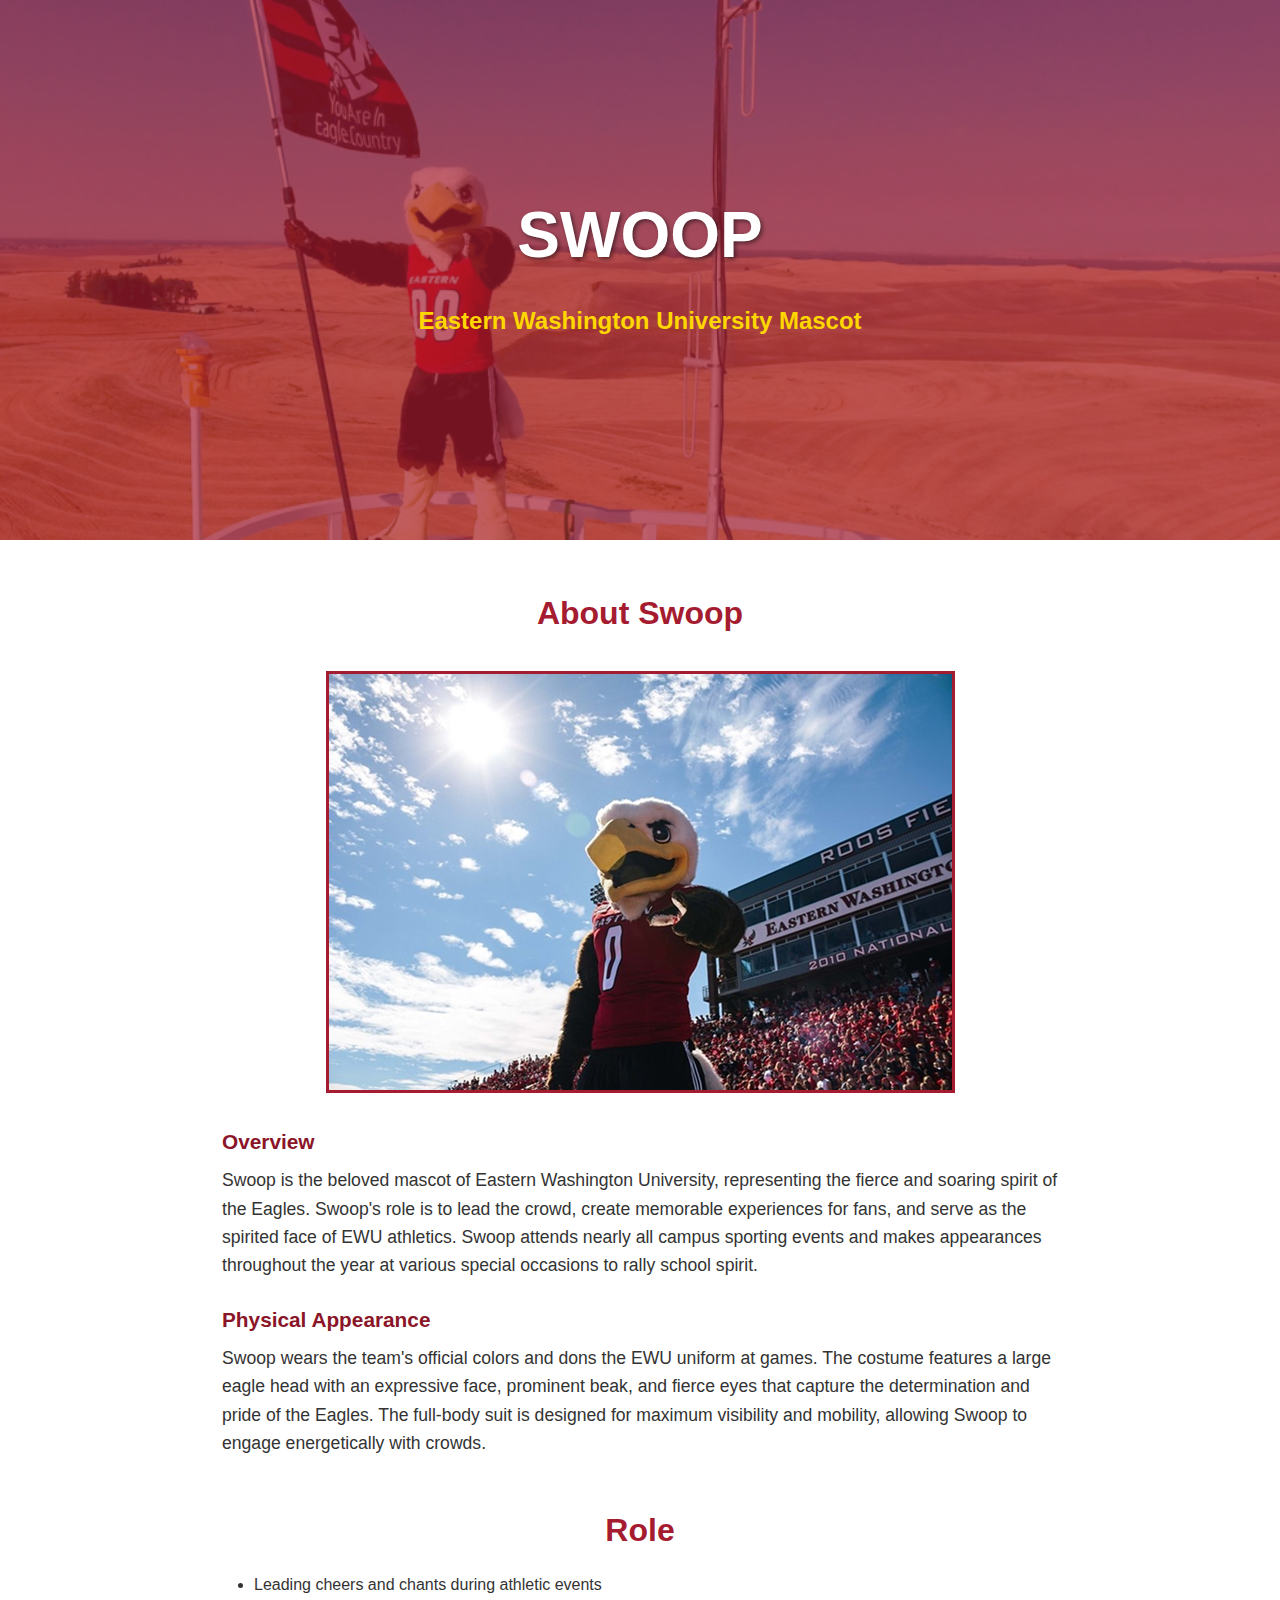
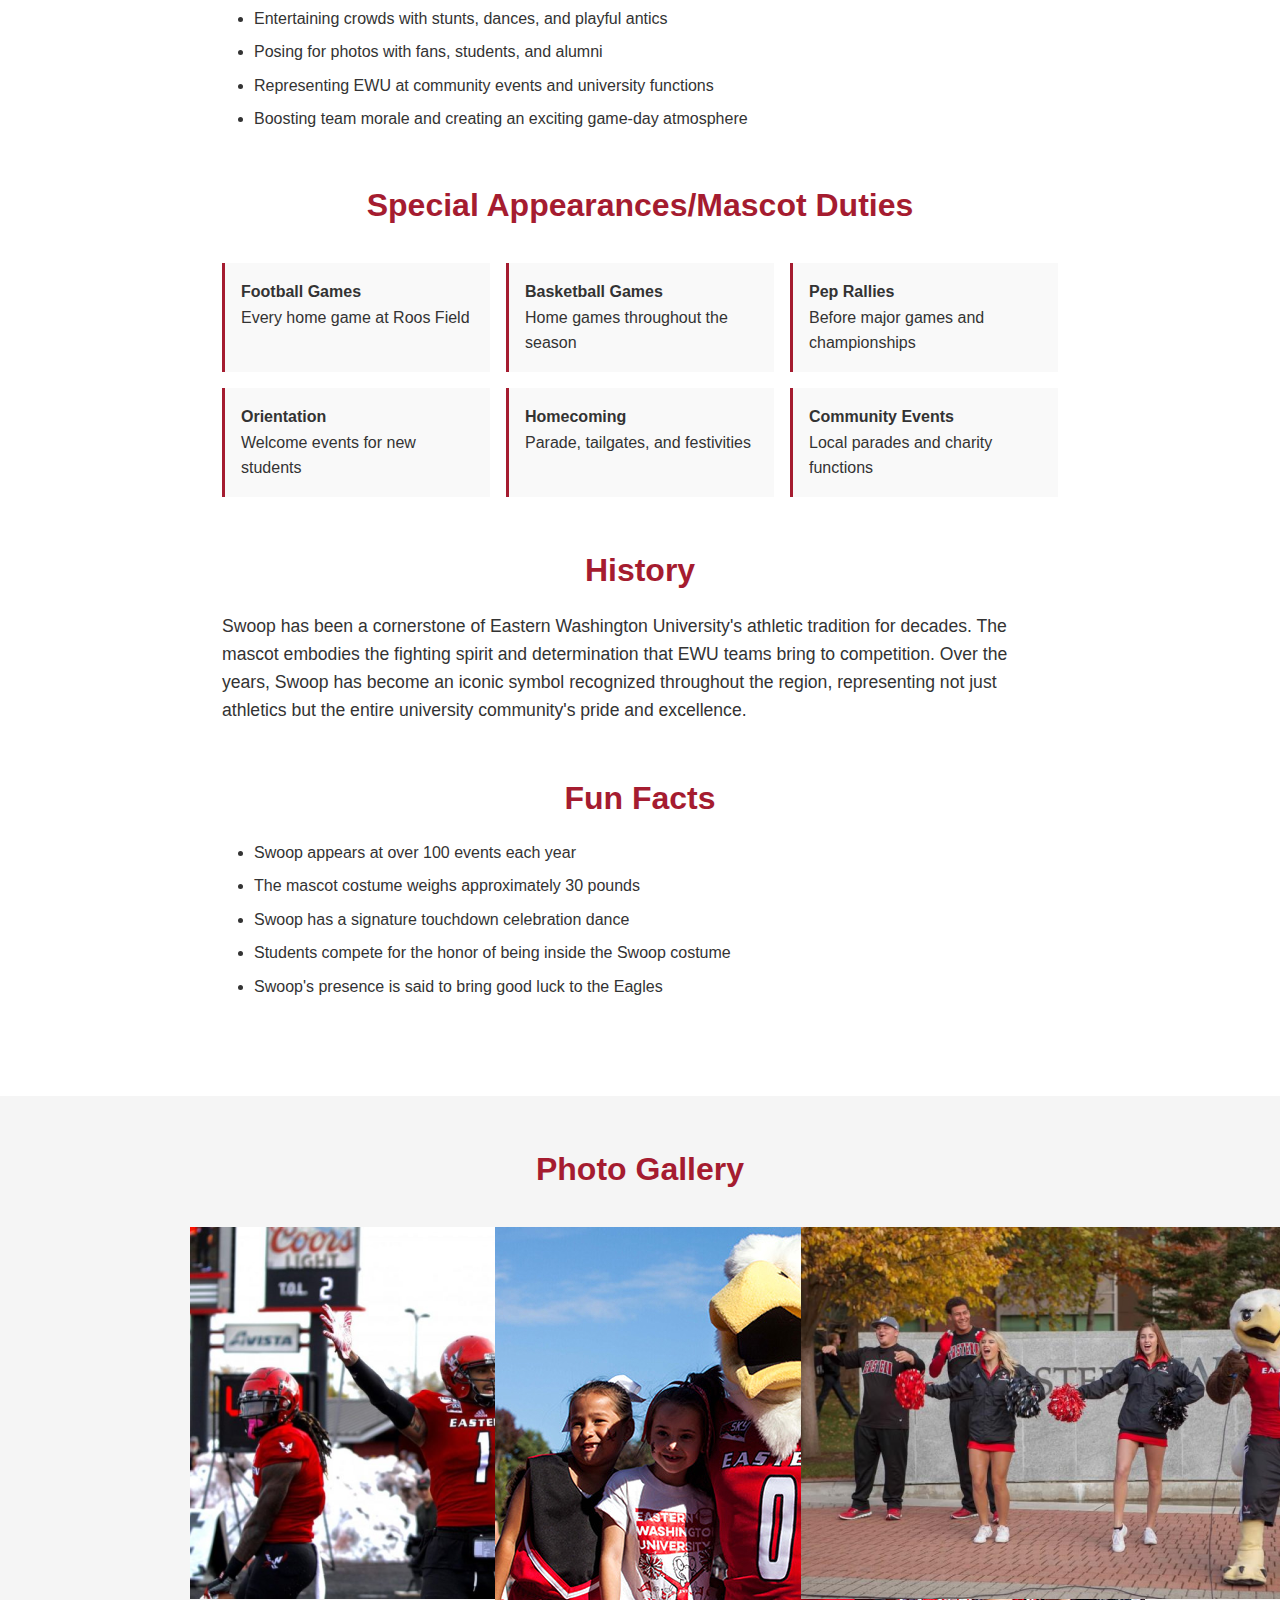
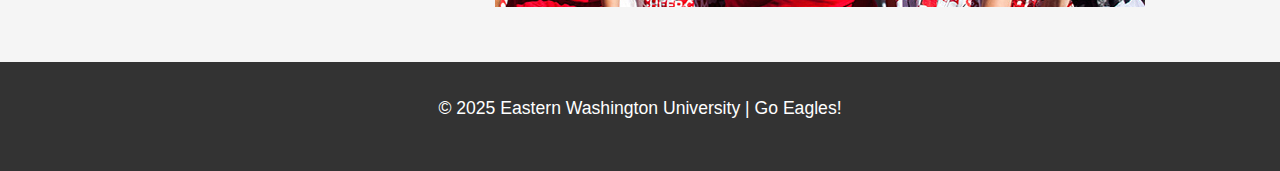
<file: index.html>
<!DOCTYPE html>
<html lang="en">
<head>
    <meta charset="UTF-8">
    <meta name="viewport" content="width=device-width, initial-scale=1.0">
    <title>The Great Swoop</title>
    <link rel="stylesheet" href="style.css">

</head>
<body>
    <section class="hero">
       
        <img src="images/SoloSwoop.jpg" alt="Swoop Representing Eastern Washington University" class="hero-image">
        <div class="hero-content">
            <h1>SWOOP</h1>
            <p class="tagline">Eastern Washington University Mascot</p>
        </div>
    </section>
    <section class="content">
        <div class="section">
            <h2>About Swoop</h2>
        
            <img src="images/SwoopTheEagle.jpg" alt="Swoop the Eagle" class="mascot-image">
            <h3>Overview</h3>
            <p>Swoop is the beloved mascot of Eastern Washington University, representing the fierce and soaring spirit of the Eagles. Swoop's role is to lead the crowd, create memorable experiences for fans, and serve as the spirited face of EWU athletics. Swoop attends nearly all campus sporting events and makes appearances throughout the year at various special occasions to rally school spirit.</p>
            
            <h3>Physical Appearance</h3>
            <p>Swoop wears the team's official colors and dons the EWU uniform at games. The costume features a large eagle head with an expressive face, prominent beak, and fierce eyes that capture the determination and pride of the Eagles. The full-body suit is designed for maximum visibility and mobility, allowing Swoop to engage energetically with crowds.</p>
        </div>

        <div class="section">
            <h2>Role</h2>
            <ul>
                <li>Leading cheers and chants during athletic events</li>
                <li>Entertaining crowds with stunts, dances, and playful antics</li>
                <li>Posing for photos with fans, students, and alumni</li>
                <li>Representing EWU at community events and university functions</li>
                <li>Boosting team morale and creating an exciting game-day atmosphere</li>
            </ul>
        </div>

        <div class="section">
            <h2>Special Appearances/Mascot Duties</h2>
            <div class="appearance-grid">
                <div class="appearance-item">
                    <strong>Football Games</strong><br>
                    Every home game at Roos Field
                </div>
                <div class="appearance-item">
                    <strong>Basketball Games</strong><br>
                    Home games throughout the season
                </div>
                <div class="appearance-item">
                    <strong>Pep Rallies</strong><br>
                    Before major games and championships
                </div>
                <div class="appearance-item">
                    <strong>Orientation</strong><br>
                    Welcome events for new students
                </div>
                <div class="appearance-item">
                    <strong>Homecoming</strong><br>
                    Parade, tailgates, and festivities
                </div>
                <div class="appearance-item">
                    <strong>Community Events</strong><br>
                    Local parades and charity functions
                </div>
            </div>
        </div>

        <div class="section">
            <h2>History</h2>
            <p>Swoop has been a cornerstone of Eastern Washington University's athletic tradition for decades. The mascot embodies the fighting spirit and determination that EWU teams bring to competition. Over the years, Swoop has become an iconic symbol recognized throughout the region, representing not just athletics but the entire university community's pride and excellence.</p>
        </div>

        <div class="section">
            <h2>Fun Facts</h2>
            <ul>
                <li>Swoop appears at over 100 events each year</li>
                <li>The mascot costume weighs approximately 30 pounds</li>
                <li>Swoop has a signature touchdown celebration dance</li>
                <li>Students compete for the honor of being inside the Swoop costume</li>
                <li>Swoop's presence is said to bring good luck to the Eagles</li>
            </ul>
        </div>
    </section>

    <section class="photos-section">
        <div class="content">
            <h2>Photo Gallery</h2>
            <div class="photo-grid">
                <div class="photo-gallery"><img src="images/EWUFootball.png" alt="Game Day"></div>
                <div class="photo-gallery"><img src="images/WithFans.jpg" alt="Swoop With Fans"></div>
                <div class="photo-gallery"><img src="images/CheerleaderSwoop.png" alt="Swoop Being A Cheerleader"></div>
            </div>
        </div>
    </section>

    <footer>
        <p>&copy; 2025 Eastern Washington University | Go Eagles!</p>
    </footer>

</body>
</html>
</file>
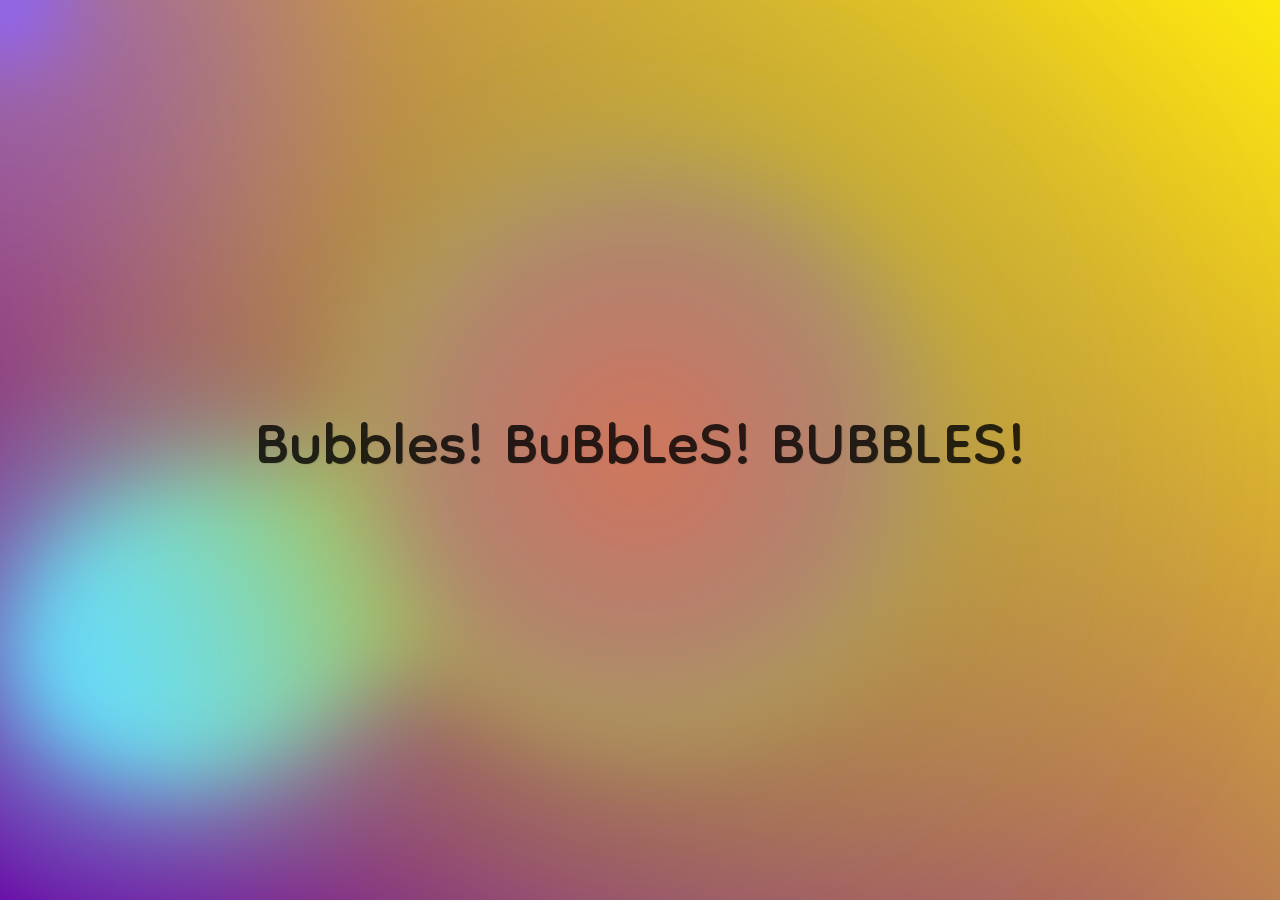
<file: bubbles-practice/index.html>
<!DOCTYPE html>
<html lang="en">

  <head>
    <meta charset="UTF-8">
    <title>Bubbles Background Animation</title>
    <meta name="viewport" content="width=device-width, initial-scale=1">
    <link rel="preconnect" href="https://fonts.googleapis.com">
    <link rel="preconnect" href="https://fonts.gstatic.com" crossorigin>
    <link href="https://fonts.googleapis.com/css2?family=Dongle:wght@700&display=swap" rel="stylesheet"><link rel="stylesheet" href="https://public.codepenassets.com/css/reset-2.0.min.css">
<link rel="stylesheet" href="/bubbles-practice/styles/style.css">

  </head>
    
  <body>
  <div class="text-container">
  Bubbles!
  BuBbLeS!
  BUBBLES!
</div>
<div class="gradient-bg">
  <svg xmlns="http://www.w3.org/2000/svg">
    <defs>
      <filter id="goo">
        <feGaussianBlur in="SourceGraphic" stdDeviation="10" result="blur" />
        <feColorMatrix in="blur" mode="matrix" values="1 0 0 0 0  0 1 0 0 0  0 0 1 0 0  0 0 0 18 -8" result="goo" />
        <feBlend in="SourceGraphic" in2="goo" />
      </filter>
    </defs>
  </svg>
  <div class="gradients-container">
    <div class="g1"></div>
    <div class="g2"></div>
    <div class="g3"></div>
    <div class="g4"></div>
    <div class="g5"></div>
    <div class="interactive"></div>
  </div>
</div>
    <script  src="/bubbles-practice/script/script.js"></script>

  </body>
  
</html>
</file>
<file: style.css>
* {
            margin: 0;
            padding: 0;
            box-sizing: border-box;
        }

        body {
            font-family: Arial, sans-serif;
            color: #333;
            line-height: 1.6;
        }

        .hero {
            background: #A51C30;
            min-height: 60vh;
            display: flex;
            align-items: center;
            justify-content: center;
            text-align: center;
            padding: 2rem;
            position: relative;
        }

        .hero-image {
            position: absolute;
            top: 0;
            left: 0;
            width: 100%;
            height: 100%;
            object-fit: cover;
            opacity: 0.3;
        }

        .hero-content {
            position: relative;
            z-index: 1;
        }
 
        h1 {
            color: white;
            font-size: 4rem;
            margin-bottom: 1rem;
            text-shadow: 2px 2px 4px rgba(0,0,0,0.5);
        }

        .tagline {
            color: #FFD700;
            font-size: 1.5rem;
            font-weight: bold;
        }

        .brand-colors {
            background: #f5f5f5;
            padding: 2rem;
            text-align: center;
        }

        .brand-colors h2 {
            color: #A51C30;
            margin-bottom: 1rem;
        }

        .color-swatches {
            display: flex;
            justify-content: center;
            gap: 1rem;
            margin-top: 1rem;
            flex-wrap: wrap;
        }

        .swatch {
            width: 100px;
            height: 100px;
            border: 2px solid #ddd;
        }

        .swatch-label {
            margin-top: 0.5rem;
            font-size: 0.9rem;
        }

        .content {
            max-width: 900px;
            margin: 0 auto;
            padding: 3rem 2rem;
        }

        .section {
            margin-bottom: 3rem;
        }

        h2 {
            color: #A51C30;
            font-size: 2rem;
            margin-bottom: 1rem;
			text-align: center;
        }

        h3 {
            color: #8B1528;
            font-size: 1.3rem;
            margin-top: 1.5rem;
            margin-bottom: 0.5rem;
        }

        p {
            font-size: 1.1rem;
            margin-bottom: 1rem;
        }

        ul {
            margin-left: 2rem;
            margin-bottom: 1rem;
        }

        li {
            margin-bottom: 0.5rem;
        }

        .mascot-image {
            display: block;
            margin: 2rem auto;
            border: 3px solid #A51C30;
        }

        .appearance-grid {
            display: grid;
            grid-template-columns: repeat(auto-fit, minmax(200px, 1fr));
            gap: 1rem;
            margin: 2rem 0;
        }

        .appearance-item {
            background: #f9f9f9;
            padding: 1rem;
            border-left: 3px solid #A51C30;
        }

        .photos-section {
            background: #f5f5f5;
            padding: 3rem 2rem;
        }

        .photos-section .content {
            padding: 0;
        }

        .photo-grid {
            display: grid;
            grid-template-columns: repeat(auto-fit, minmax(250px, 1fr));
            gap: 1rem;
            margin-top: 2rem;
        }

        .photo-placeholder {
            background: #ddd;
            aspect-ratio: 4/3;
            display:flex;
			width:auto;
			margin: 2px;
			padding: 2px;
			height: auto;
            color: #666;
            font-size: 0.9rem;
        }

        footer {
            background: #333;
            color: white;
            text-align: center;
            padding: 2rem;
        }

        @media (max-width: 768px) {
            h1 {
                font-size: 2.5rem;
            }
            .tagline {
                font-size: 1.2rem;
            }
            .color-swatches {
                flex-direction: column;
                align-items: center;
            }
        }
</file>
<file: bubbles-practice/styles/style.css>
html, body {
  font-family: "Dongle", sans-serif;
  margin: 0;
  padding: 0;
}

.text-container {
  z-index: 100;
  width: 100vw;
  height: 100vh;
  display: flex;
  position: absolute;
  top: 0;
  left: 0;
  justify-content: center;
  align-items: center;
  font-size: 96px;
  color: rgb(0, 0, 0);
  opacity: 0.8;
  -webkit-user-select: none;
     -moz-user-select: none;
      -ms-user-select: none;
          user-select: none;
  text-shadow: 1px 1px rgba(0, 0, 0, 0.1);
}

:root {
  --color-bg1: rgb(108, 0, 162);
  --color-bg2: rgb(253, 233, 13);
  --color1: 18, 113, 255;
  --color2: 221, 74, 255;
  --color3: 100, 220, 255;
  --color4: 200, 50, 50;
  --color5: 180, 180, 50;
  --color-interactive: 140, 100, 255;
  --circle-size: 80%;
  --blending: hard-light;
}

@-webkit-keyframes moveInCircle {
  0% {
    transform: rotate(0deg);
  }
  50% {
    transform: rotate(180deg);
  }
  100% {
    transform: rotate(360deg);
  }
}

@keyframes moveInCircle {
  0% {
    transform: rotate(0deg);
  }
  50% {
    transform: rotate(180deg);
  }
  100% {
    transform: rotate(360deg);
  }
}
@-webkit-keyframes moveVertical {
  0% {
    transform: translateY(-50%);
  }
  50% {
    transform: translateY(50%);
  }
  100% {
    transform: translateY(-50%);
  }
}
@keyframes moveVertical {
  0% {
    transform: translateY(-50%);
  }
  50% {
    transform: translateY(50%);
  }
  100% {
    transform: translateY(-50%);
  }
}
@-webkit-keyframes moveHorizontal {
  0% {
    transform: translateX(-50%) translateY(-10%);
  }
  50% {
    transform: translateX(50%) translateY(10%);
  }
  100% {
    transform: translateX(-50%) translateY(-10%);
  }
}
@keyframes moveHorizontal {
  0% {
    transform: translateX(-50%) translateY(-10%);
  }
  50% {
    transform: translateX(50%) translateY(10%);
  }
  100% {
    transform: translateX(-50%) translateY(-10%);
  }
}
.gradient-bg {
  width: 100vw;
  height: 100vh;
  position: relative;
  overflow: hidden;
  background: linear-gradient(40deg, var(--color-bg1), var(--color-bg2));
  top: 0;
  left: 0;
}
.gradient-bg svg {
  position: fixed;
  top: 0;
  left: 0;
  width: 0;
  height: 0;
}
.gradient-bg .gradients-container {
  filter: url(#goo) blur(40px);
  width: 100%;
  height: 100%;
}
.gradient-bg .g1 {
  position: absolute;
  background: radial-gradient(circle at center, rgba(var(--color1), 0.8) 0, rgba(var(--color1), 0) 50%) no-repeat;
  mix-blend-mode: var(--blending);
  width: var(--circle-size);
  height: var(--circle-size);
  top: calc(50% - var(--circle-size) / 2);
  left: calc(50% - var(--circle-size) / 2);
  transform-origin: center center;
  -webkit-animation: moveVertical 30s ease infinite;
          animation: moveVertical 30s ease infinite;
  opacity: 1;
}
.gradient-bg .g2 {
  position: absolute;
  background: radial-gradient(circle at center, rgba(var(--color2), 0.8) 0, rgba(var(--color2), 0) 50%) no-repeat;
  mix-blend-mode: var(--blending);
  width: var(--circle-size);
  height: var(--circle-size);
  top: calc(50% - var(--circle-size) / 2);
  left: calc(50% - var(--circle-size) / 2);
  transform-origin: calc(50% - 400px);
  animation: moveInCircle 20s reverse infinite;
  opacity: 1;
}
.gradient-bg .g3 {
  position: absolute;
  background: radial-gradient(circle at center, rgba(var(--color3), 0.8) 0, rgba(var(--color3), 0) 50%) no-repeat;
  mix-blend-mode: var(--blending);
  width: var(--circle-size);
  height: var(--circle-size);
  top: calc(50% - var(--circle-size) / 2 + 200px);
  left: calc(50% - var(--circle-size) / 2 - 500px);
  transform-origin: calc(50% + 400px);
  -webkit-animation: moveInCircle 40s linear infinite;
          animation: moveInCircle 40s linear infinite;
  opacity: 1;
}
.gradient-bg .g4 {
  position: absolute;
  background: radial-gradient(circle at center, rgba(var(--color4), 0.8) 0, rgba(var(--color4), 0) 50%) no-repeat;
  mix-blend-mode: var(--blending);
  width: var(--circle-size);
  height: var(--circle-size);
  top: calc(50% - var(--circle-size) / 2);
  left: calc(50% - var(--circle-size) / 2);
  transform-origin: calc(50% - 200px);
  -webkit-animation: moveHorizontal 40s ease infinite;
          animation: moveHorizontal 40s ease infinite;
  opacity: 0.7;
}
.gradient-bg .g5 {
  position: absolute;
  background: radial-gradient(circle at center, rgba(var(--color5), 0.8) 0, rgba(var(--color5), 0) 50%) no-repeat;
  mix-blend-mode: var(--blending);
  width: calc(var(--circle-size) * 2);
  height: calc(var(--circle-size) * 2);
  top: calc(50% - var(--circle-size));
  left: calc(50% - var(--circle-size));
  transform-origin: calc(50% - 800px) calc(50% + 200px);
  -webkit-animation: moveInCircle 20s ease infinite;
          animation: moveInCircle 20s ease infinite;
  opacity: 1;
}
.gradient-bg .interactive {
  position: absolute;
  background: radial-gradient(circle at center, rgba(var(--color-interactive), 0.8) 0, rgba(var(--color-interactive), 0) 50%) no-repeat;
  mix-blend-mode: var(--blending);
  width: 100%;
  height: 100%;
  top: -50%;
  left: -50%;
  opacity: 0.7;
}
</file>
